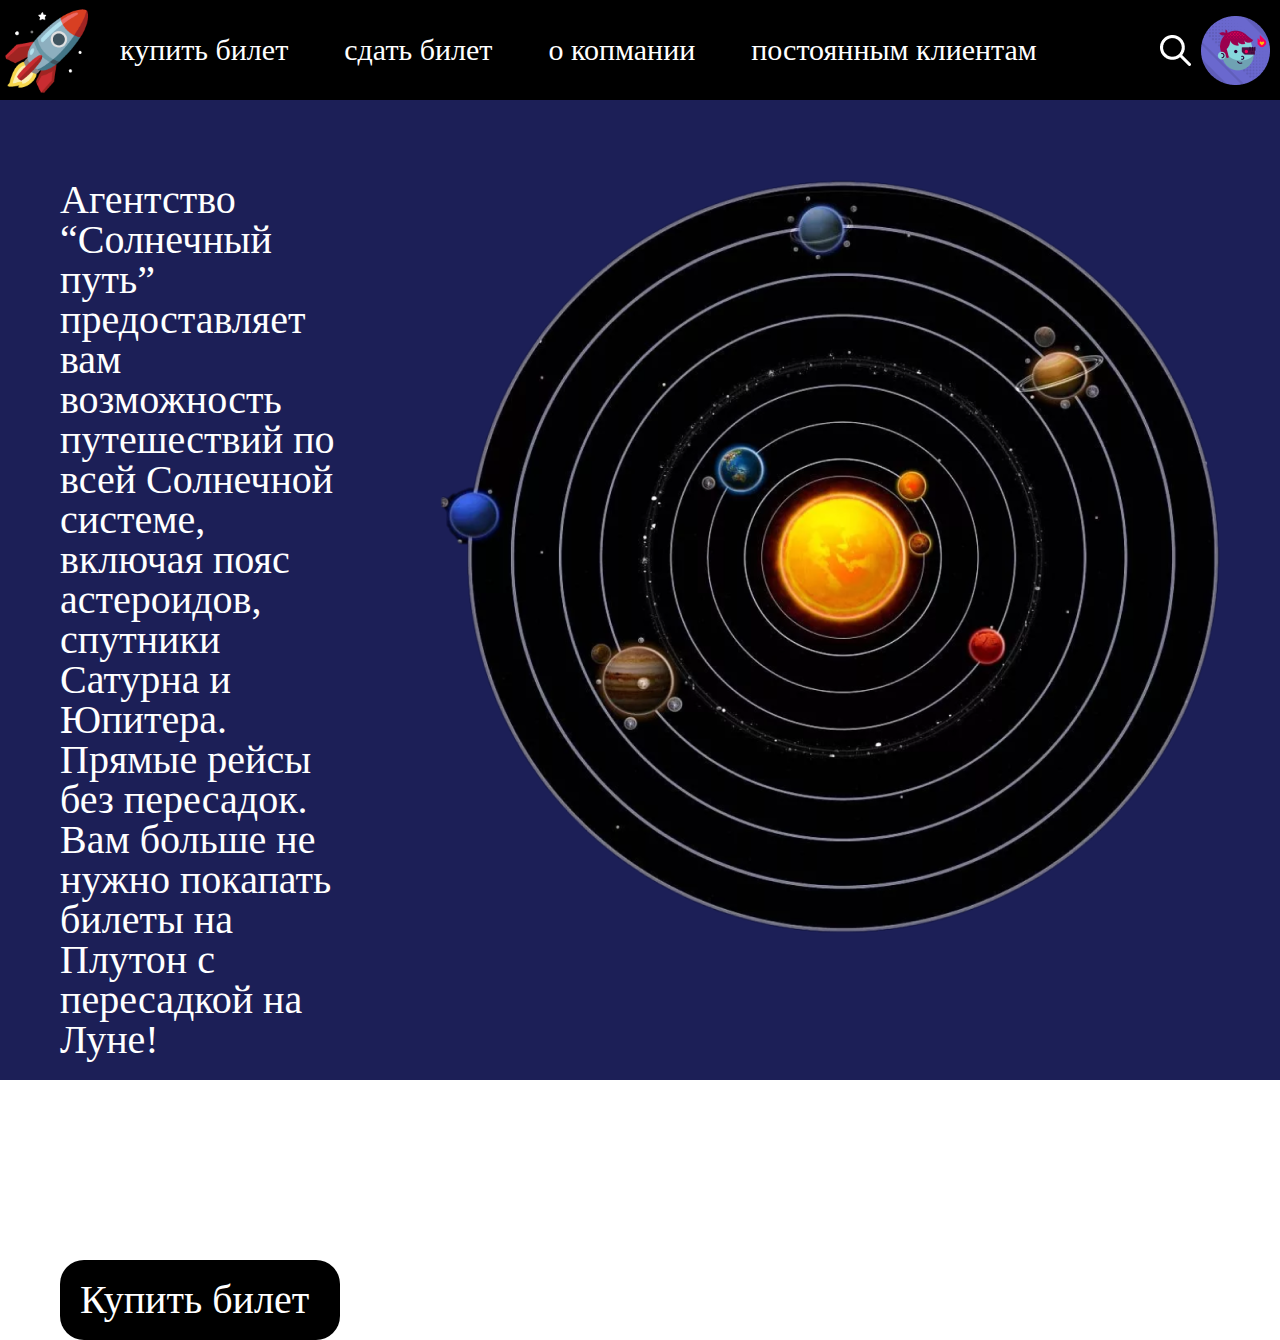
<file: index.html>
<!DOCTYPE html>
<html lang="ru">
<head>
    <meta charset="UTF-8">
    <meta name="viewport" content="width=device-width, initial-scale=1.0">
    <title>Солнечный Путь</title>
    <link rel="stylesheet" href="styles.css">
</head>
<body>
    <div class="nav">
        <span class="rocket">🚀</span>
        <span class="sub-nav">
            <a href="#" class="sub-nav-link">купить билет</a>
            <a href="#" class="sub-nav-link">сдать билет</a>
            <a href="#" class="sub-nav-link">о копмании</a>
            <a href="#" class="sub-nav-link">постоянным клиентам</a>
        </span>
        <span class="right-sub-nav">
            <a class="search-link" href="#">
                <img class="search" src="images/search.png">
            </a>
            <a class="avatar-link" href="#">
                <img class="avatar" src="images/avatar.png">
            </a>
        </span>
    </div>
    <main>
        <div class="main-left">
            <p class="about">
                Агентство “Солнечный путь” предоставляет вам возможность путешествий по всей Солнечной системе, включая пояс астероидов, спутники Сатурна и Юпитера. Прямые рейсы без пересадок. Вам больше не нужно покапать билеты на Плутон с пересадкой на Луне!
            </p>
            <span class="on-link">
                <a href="choose-platet.html" class="choose-link">Купить билет</a>
            </span>
        </div>
        <div class="main-right">
            <img src="images/solar system.png">
        </div>
    </main>
</body>
</html>
</file>
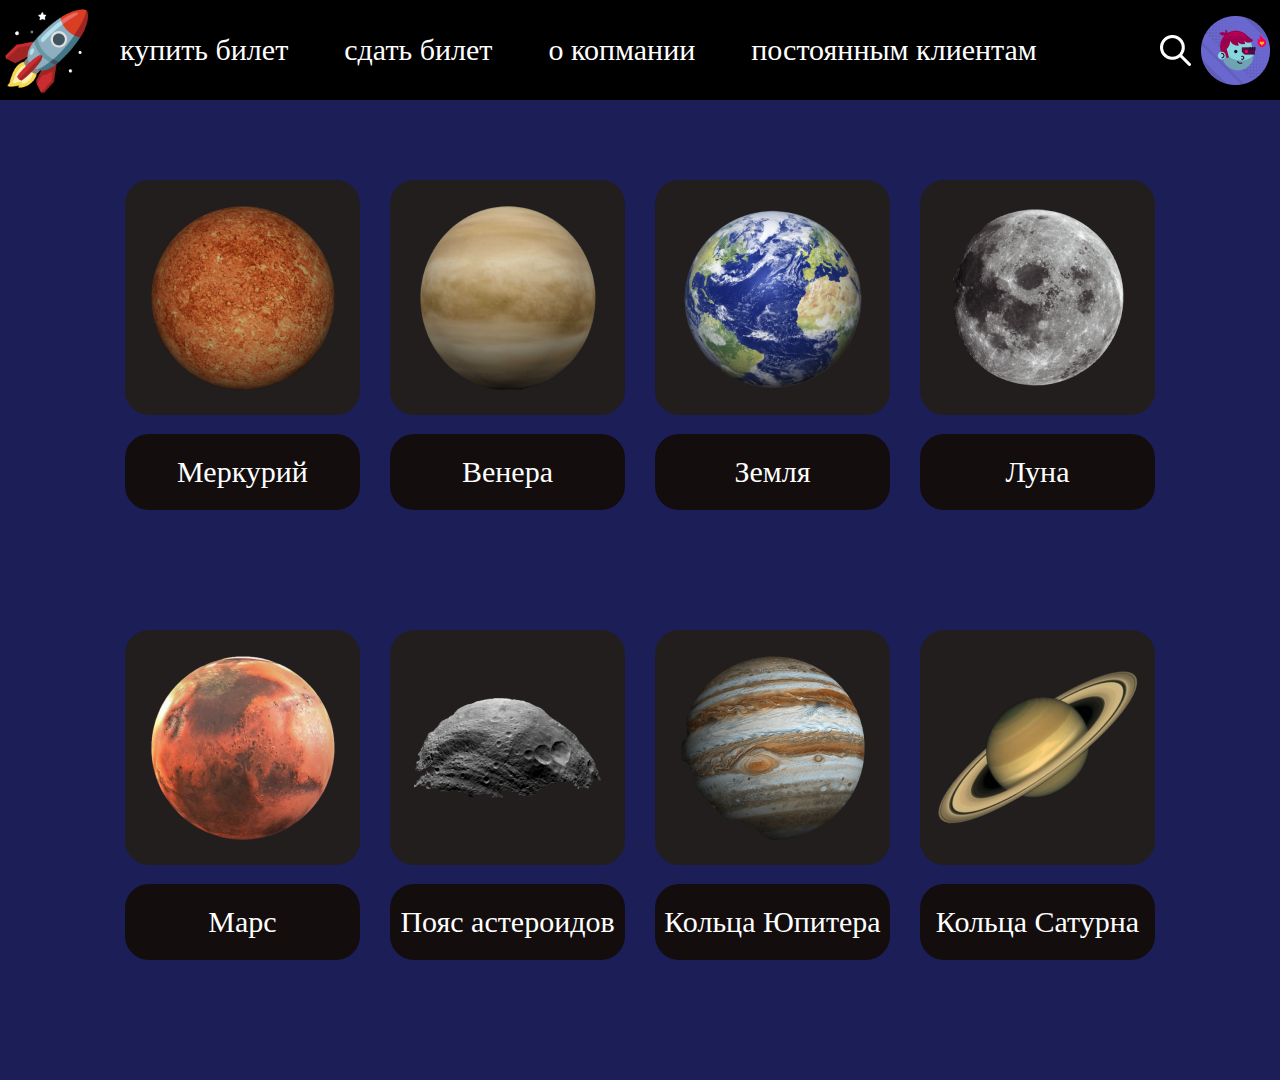
<file: choose-platet.html>
<!DOCTYPE html>
<html lang="ru">
<head>
    <meta charset="UTF-8">
    <meta name="viewport" content="width=device-width, initial-scale=1.0">
    <title>Солнечный Путь</title>
    <link rel="stylesheet" href="styles.css">
</head>
<body>
    <div class="nav">
        <span class="rocket">🚀</span>
        <span class="sub-nav">
            <a href="#" class="sub-nav-link">купить билет</a>
            <a href="#" class="sub-nav-link">сдать билет</a>
            <a href="#" class="sub-nav-link">о копмании</a>
            <a href="#" class="sub-nav-link">постоянным клиентам</a>
        </span>
        <span class="right-sub-nav">
            <a class="search-link" href="#">
                <img class="search" src="images/search.png">
            </a>
            <a class="avatar-link" href="#">
                <img class="avatar" src="images/avatar.png">
            </a>
        </span>
    </div>
    <main class="planet-main">
        <div class="platet-card">
            <div class="platet-sub-card">
                <img class="palnet-img" src="images/mercury.png">
            </div>
            <span class="planet-on-link">
                <a href="#" class="planet-link">Меркурий</a>
            </span>
        </div>
        <div class="platet-card">
            <div class="platet-sub-card">
                <img class="palnet-img" src="images/Venus.png">
            </div>
            <span class="planet-on-link">
                <a href="#" class="planet-link">Венера</a>
            </span>
        </div>
        <div class="platet-card">
            <div class="platet-sub-card">
                <img class="palnet-img" src="images/Earth.png">
            </div>
            <span class="planet-on-link">
                <a href="#" class="planet-link">Земля</a>
            </span>
        </div>
        <div class="platet-card">
            <div class="platet-sub-card">
                <img class="palnet-img" src="images/Moon.png">
            </div>
            <span class="planet-on-link">
                <a href="#" class="planet-link">Луна</a>
            </span>
        </div>
        <div class="platet-card">
            <div class="platet-sub-card">
                <img class="palnet-img" src="images/Mars.png">
            </div>
            <span class="planet-on-link">
                <a href="#" class="planet-link">Марс</a>
            </span>
        </div>
        <div class="platet-card">
            <div class="platet-sub-card">
                <img class="palnet-img" src="images/asteroid.png">
            </div>
            <span class="planet-on-link">
                <a href="#" class="planet-link">Пояс астероидов</a>
            </span>
        </div>
        <div class="platet-card">
            <div class="platet-sub-card">
                <img class="palnet-img" src="images/jupiter.png">
            </div>
            <span class="planet-on-link">
                <a href="#" class="planet-link">Кольца Юпитера</a>
            </span>
        </div>
        <div class="platet-card">
            <div class="platet-sub-card">
                <img class="palnet-img" src="images/saturn.png">
            </div>
            <span class="planet-on-link">
                <a href="#" class="planet-link">Кольца Сатурна</a>
            </span>
        </div>
    </main>
</body>
</html>
</file>
<file: styles.css>
/* http://meyerweb.com/eric/tools/css/reset/ 
   v2.0 | 20110126
   License: none (public domain)
*/

html, body, div, span, applet, object, iframe,
h1, h2, h3, h4, h5, h6, p, blockquote, pre,
a, abbr, acronym, address, big, cite, code,
del, dfn, em, img, ins, kbd, q, s, samp,
small, strike, strong, sub, sup, tt, var,
b, u, i, center,
dl, dt, dd, ol, ul, li,
fieldset, form, label, legend,
table, caption, tbody, tfoot, thead, tr, th, td,
article, aside, canvas, details, embed, 
figure, figcaption, footer, header, hgroup, 
menu, nav, output, ruby, section, summary,
time, mark, audio, video {
	margin: 0;
	padding: 0;
	border: 0;
	font-size: 100%;
	font: inherit;
	vertical-align: baseline;
}
/* HTML5 display-role reset for older browsers */
article, aside, details, figcaption, figure, 
footer, header, hgroup, menu, nav, section {
	display: block;
}
body {
	line-height: 1;
}
ol, ul {
	list-style: none;
}
blockquote, q {
	quotes: none;
}
blockquote:before, blockquote:after,
q:before, q:after {
	content: '';
	content: none;
}
table {
	border-collapse: collapse;
	border-spacing: 0;
}
a {
    text-decoration: none;
}
/*Мои стили*/
/*Верхняя менюшка*/
.nav {
    background-color: black;
    display: flex;
    height: 100px;
}
.sub-nav {
    margin-top: auto !important;
    margin-bottom: auto !important;
}
.sub-nav-link {
    color: white;
    font-size: 30px;
    margin-top: auto !important;
    margin-bottom: auto !important;
    margin-left: 26px;
    margin-right: 26px;
}
.rocket {
    font-size: 75px;
    margin-top: auto !important;
    margin-bottom: auto !important;
}
.right-sub-nav {
    margin-top: auto !important;
    margin-bottom: auto !important;
    margin-left: auto;
    display: flex;
}
.avatar {
    display: flex;
    margin-top: auto !important;
    margin-bottom: auto !important;
    margin-left: 10px;
    margin-right: 10px;
}
.search {
    display: flex;
    margin-top: auto !important;
    margin-bottom: auto !important;
}
.avatar-link {
    display: flex;
    height: 80px;
    margin-top: auto !important;
    margin-bottom: auto !important;
}
.search-link {
    display: flex;
    margin-top: auto !important;
    margin-bottom: auto !important;
}
/*Главная страница*/
main {
    padding-top: 80px;
    background-color: #1C1F57;
    color: white;
    display: flex;
    justify-content: center;
    height: 100vh;
}
.main-left {
    display: flex;
    flex-direction: column;
    margin-right: 100px;
    margin-left: 100px;
}
.main-right {
    margin-right: 100px;
}
.about {
    font-size: 40px;
}
.choose-link {
    color: white;
    background-color: black;
    border-radius: 24px;
    width: 240px;
    font-size: 40px;
    padding: 20px;
    margin-top: 200px;
    display: flex;
}
/*Выбор планеты*/
.platet-card {
    height: 330px;
    width: 235px;
    display: block;
}
.platet-sub-card {
    height: 235px;
    width: 235px;
    border-radius: 24px;
    background-color: rgba(35, 30, 30, 74);
    display: flex;
}
.palnet-img {
    margin: auto;
}
.planet-on-link {
    height: 76px;
    width: 235px;
    border-radius: 24px;
    background-color: rgba(19, 13, 13, 74);
    display: flex;
    margin-top: 19px;
}
.planet-link {
    color: white;
    font-size: 30px;
    margin: auto;   
}
.planet-main {
    display: grid;
    grid-column-gap: 30px;
    grid-row-gap: 0;
    grid-template-columns: auto auto auto auto;
}
</file>
